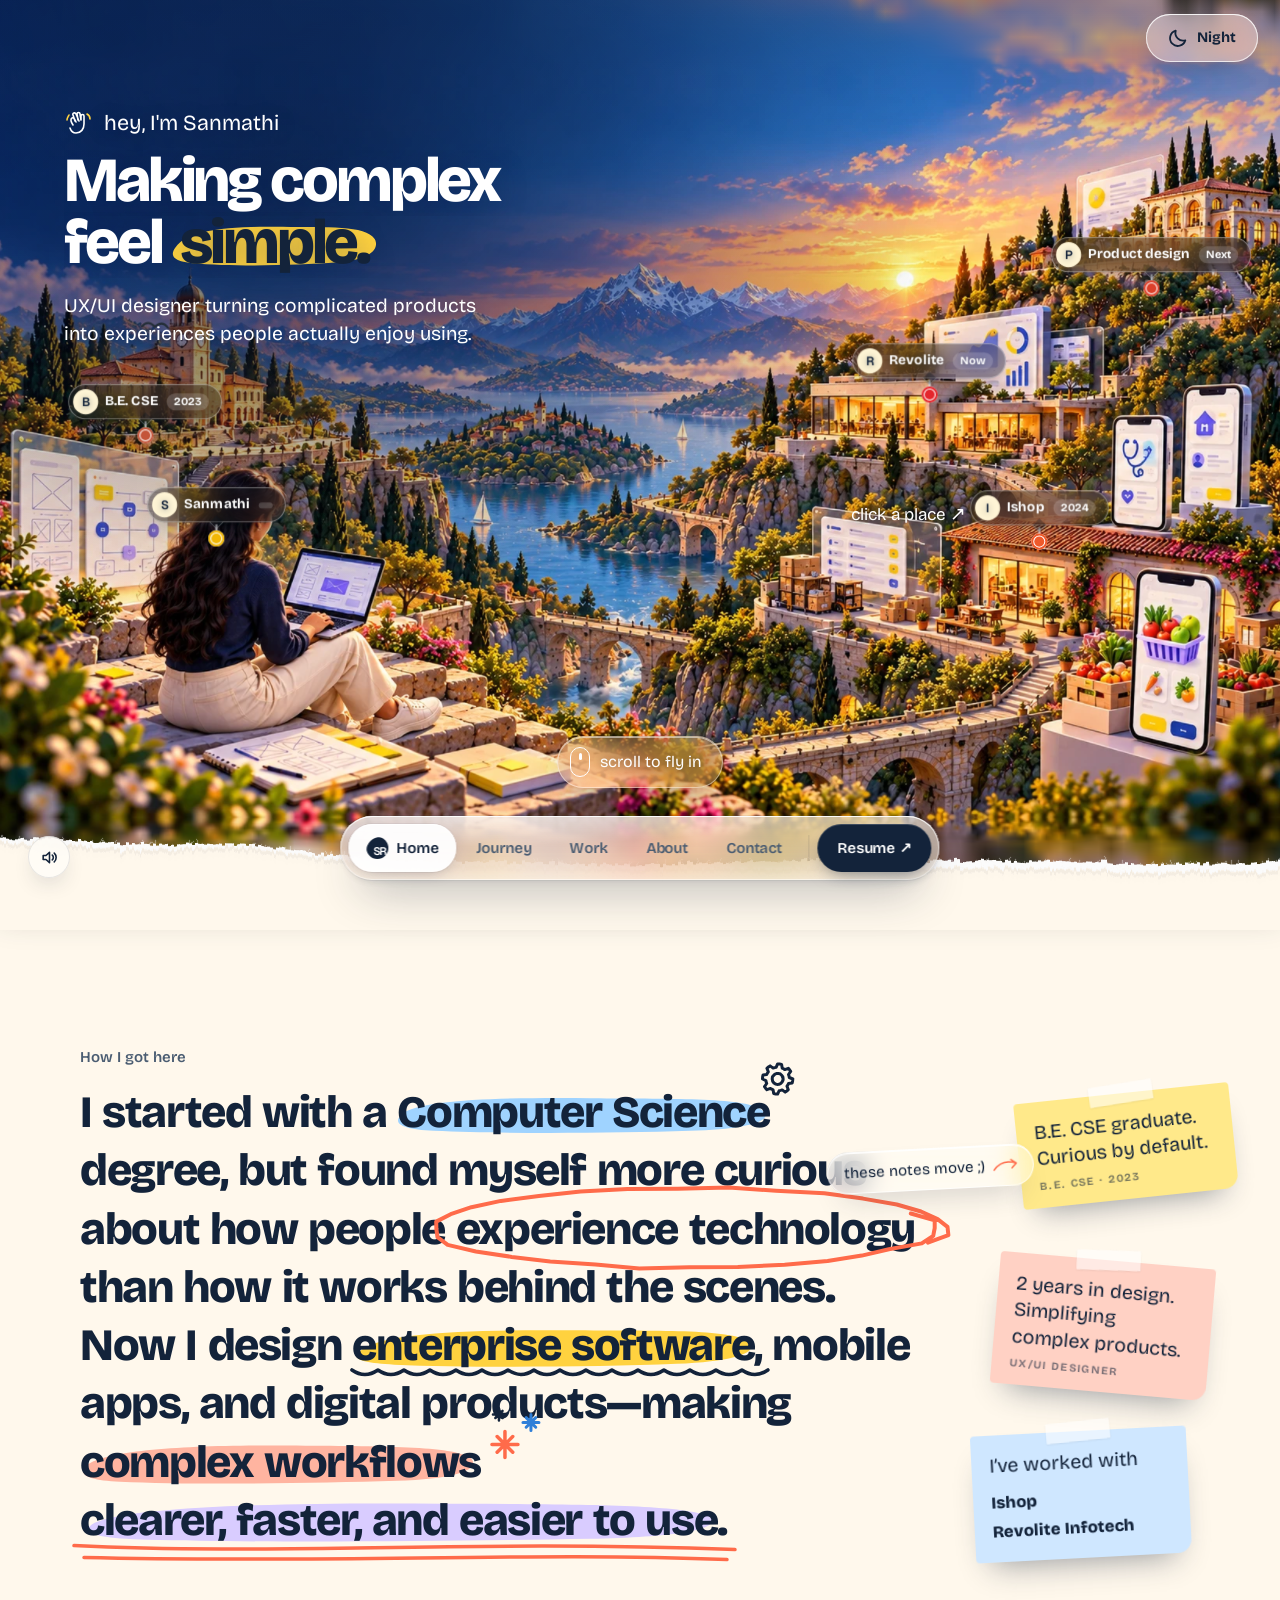
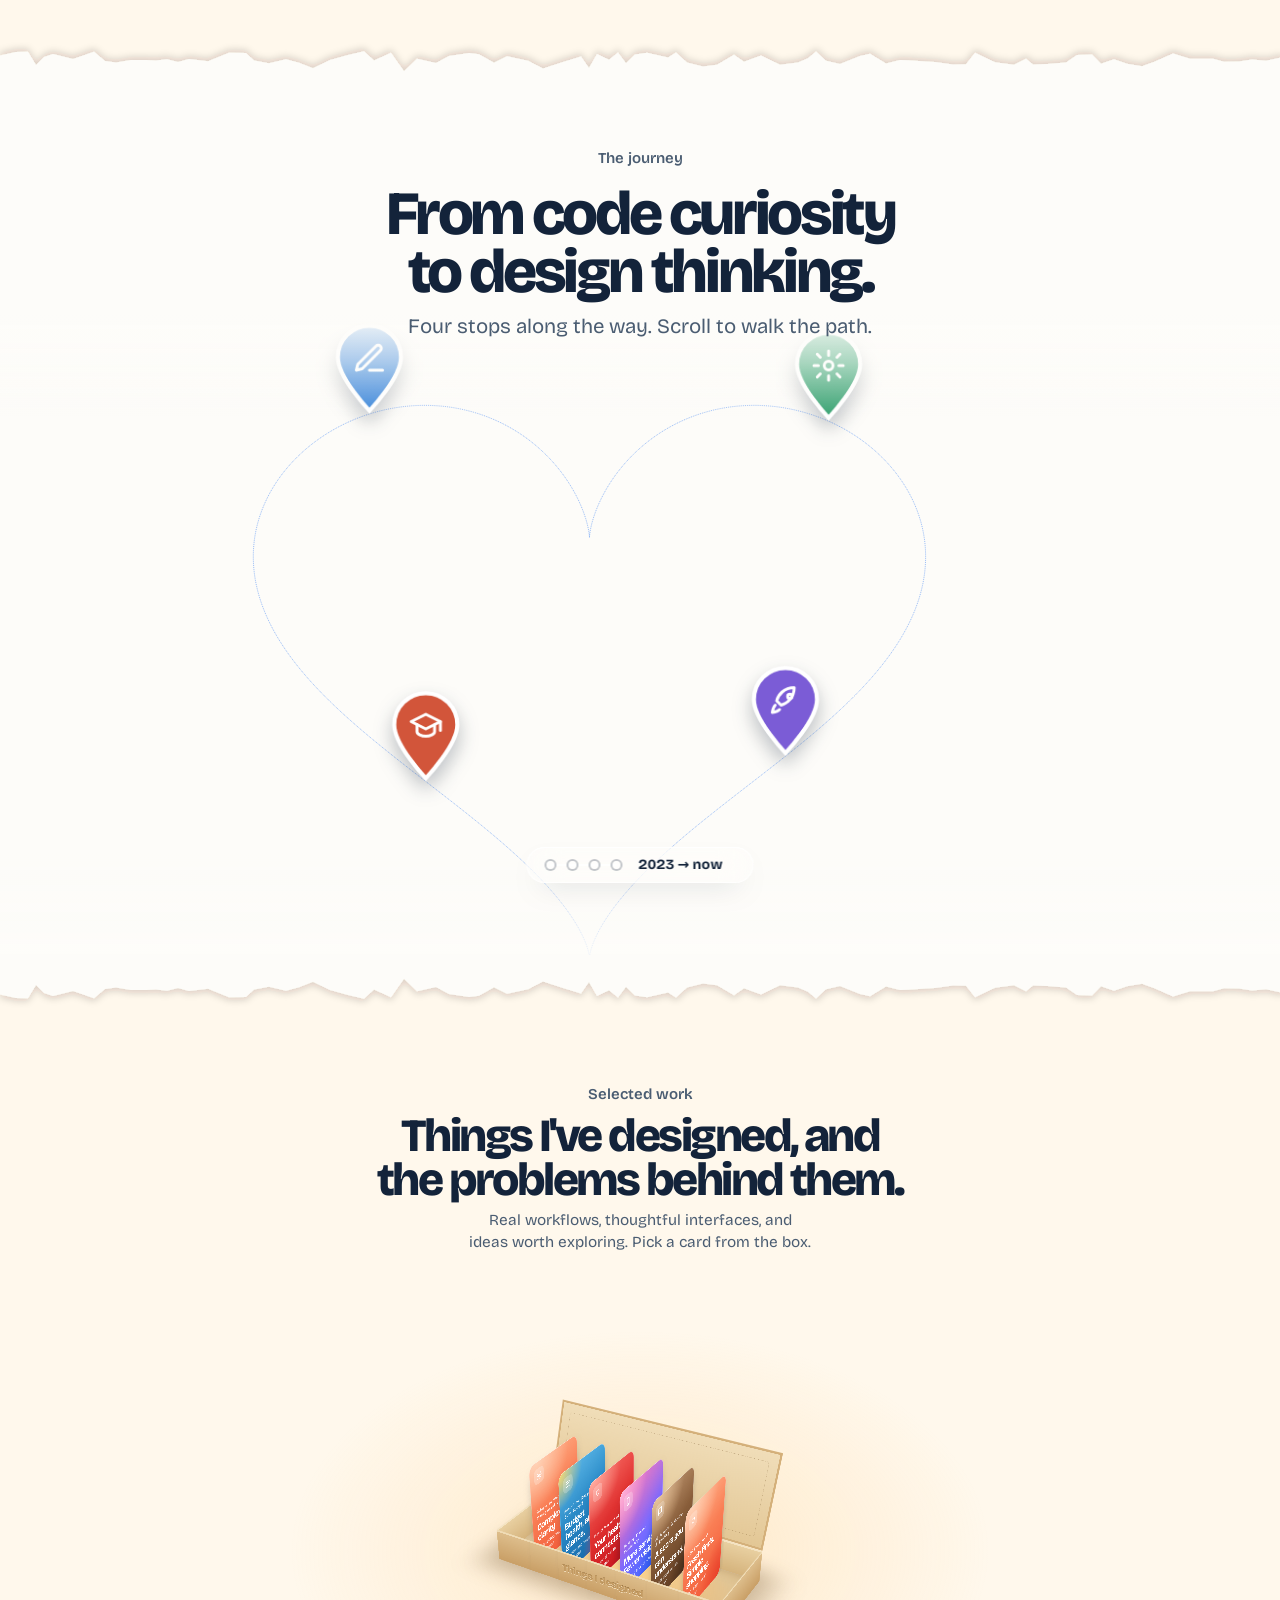
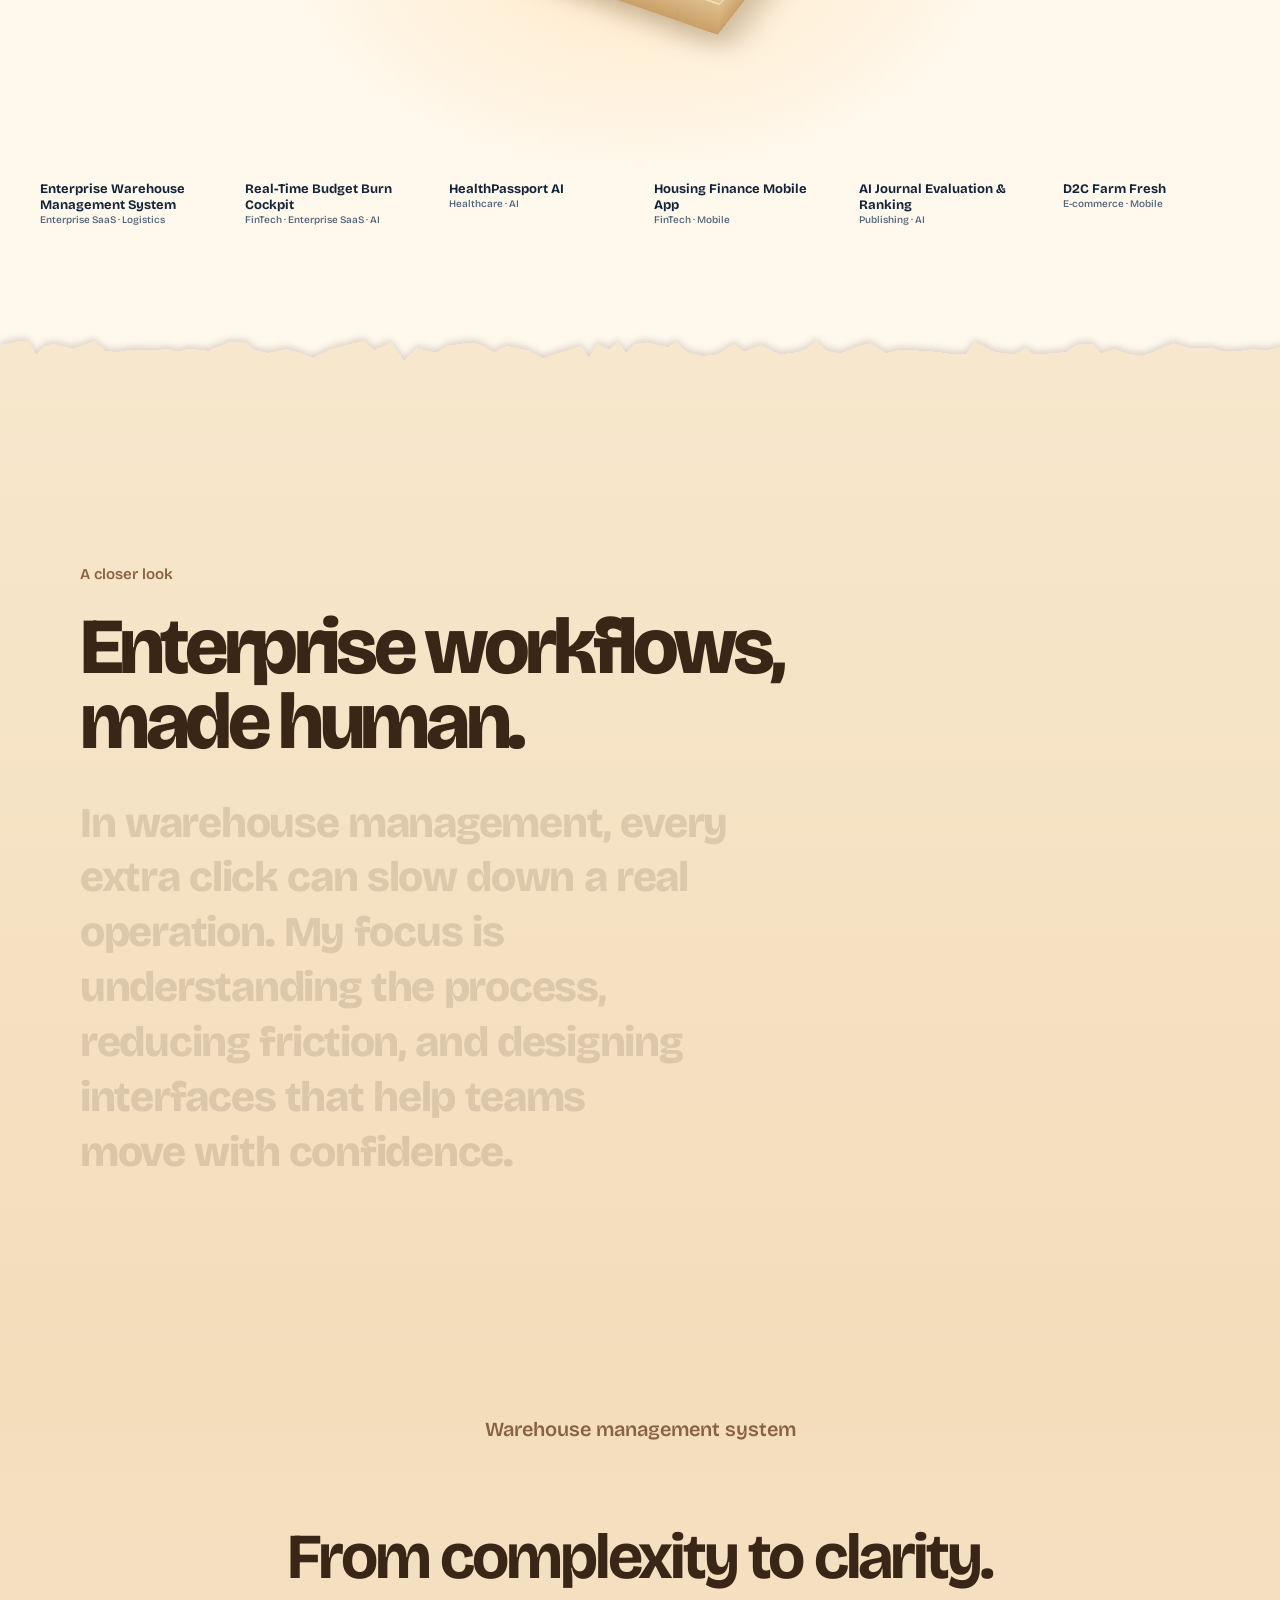
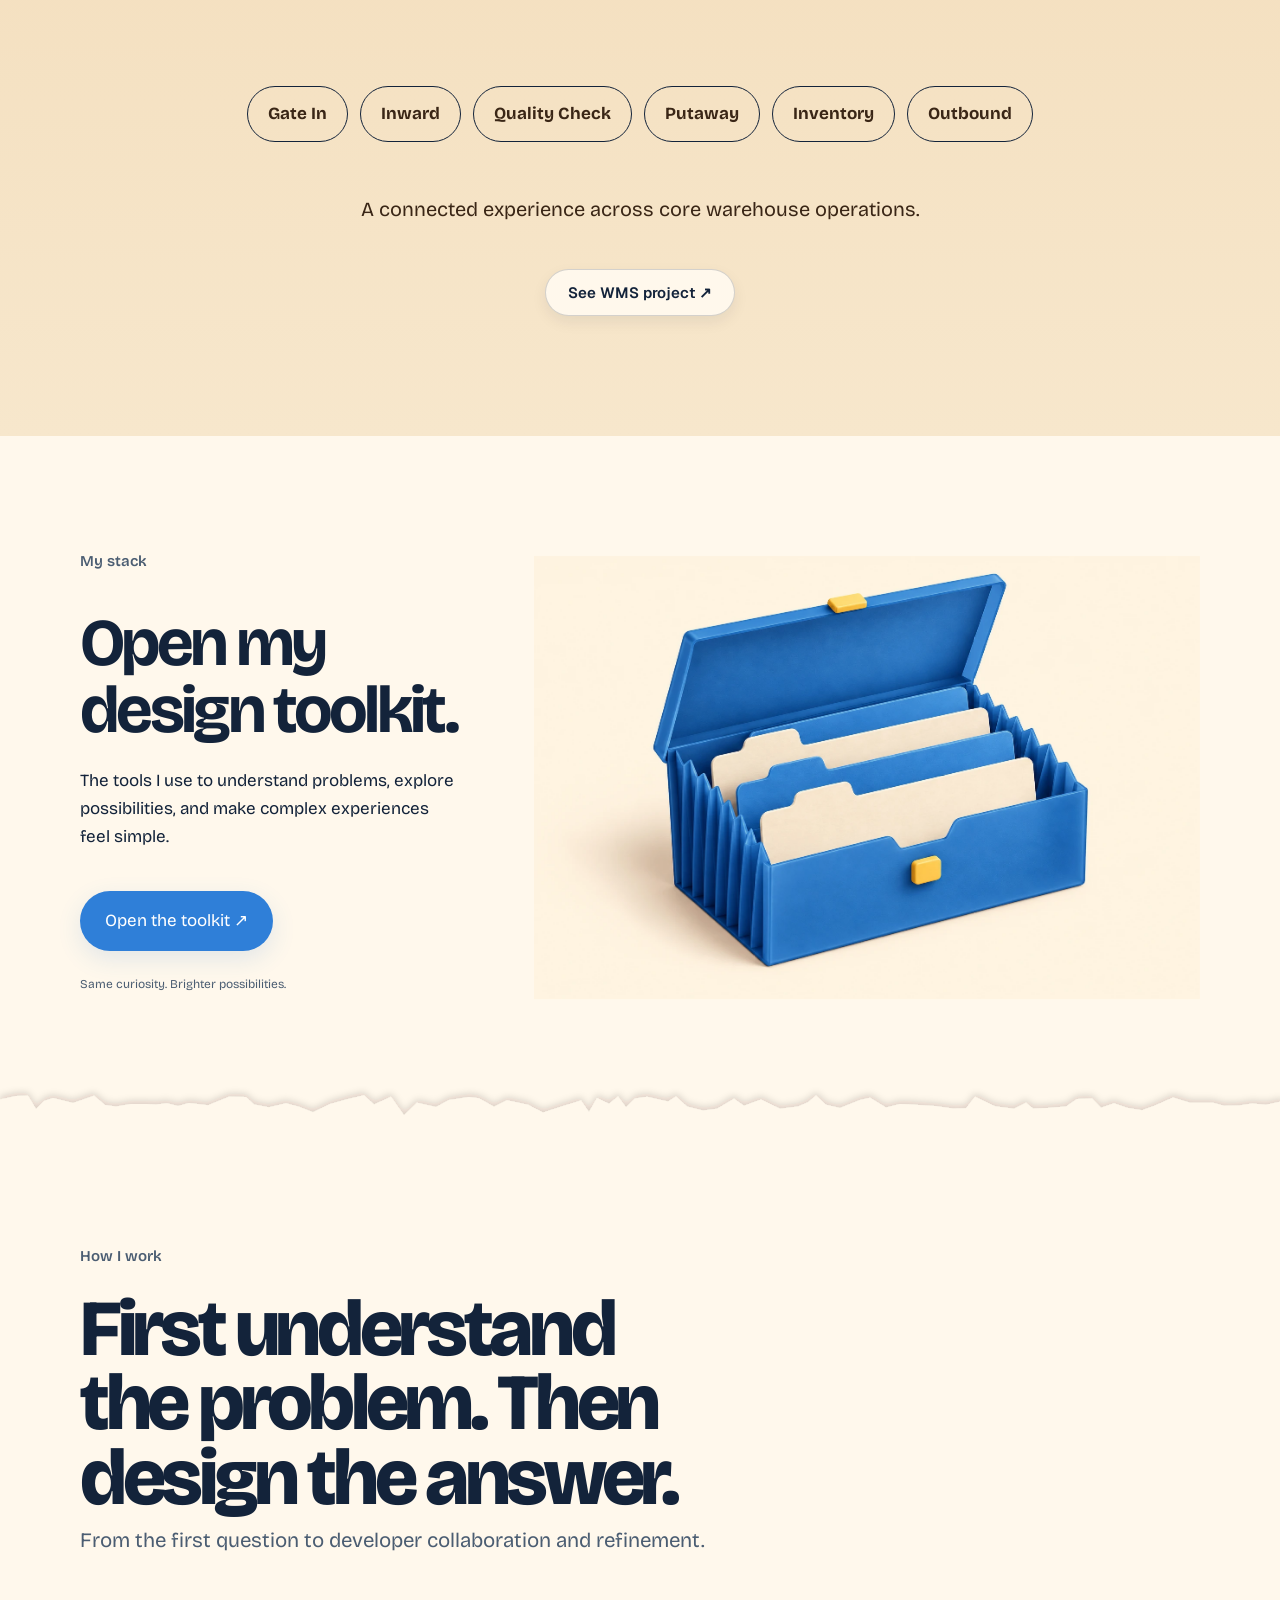
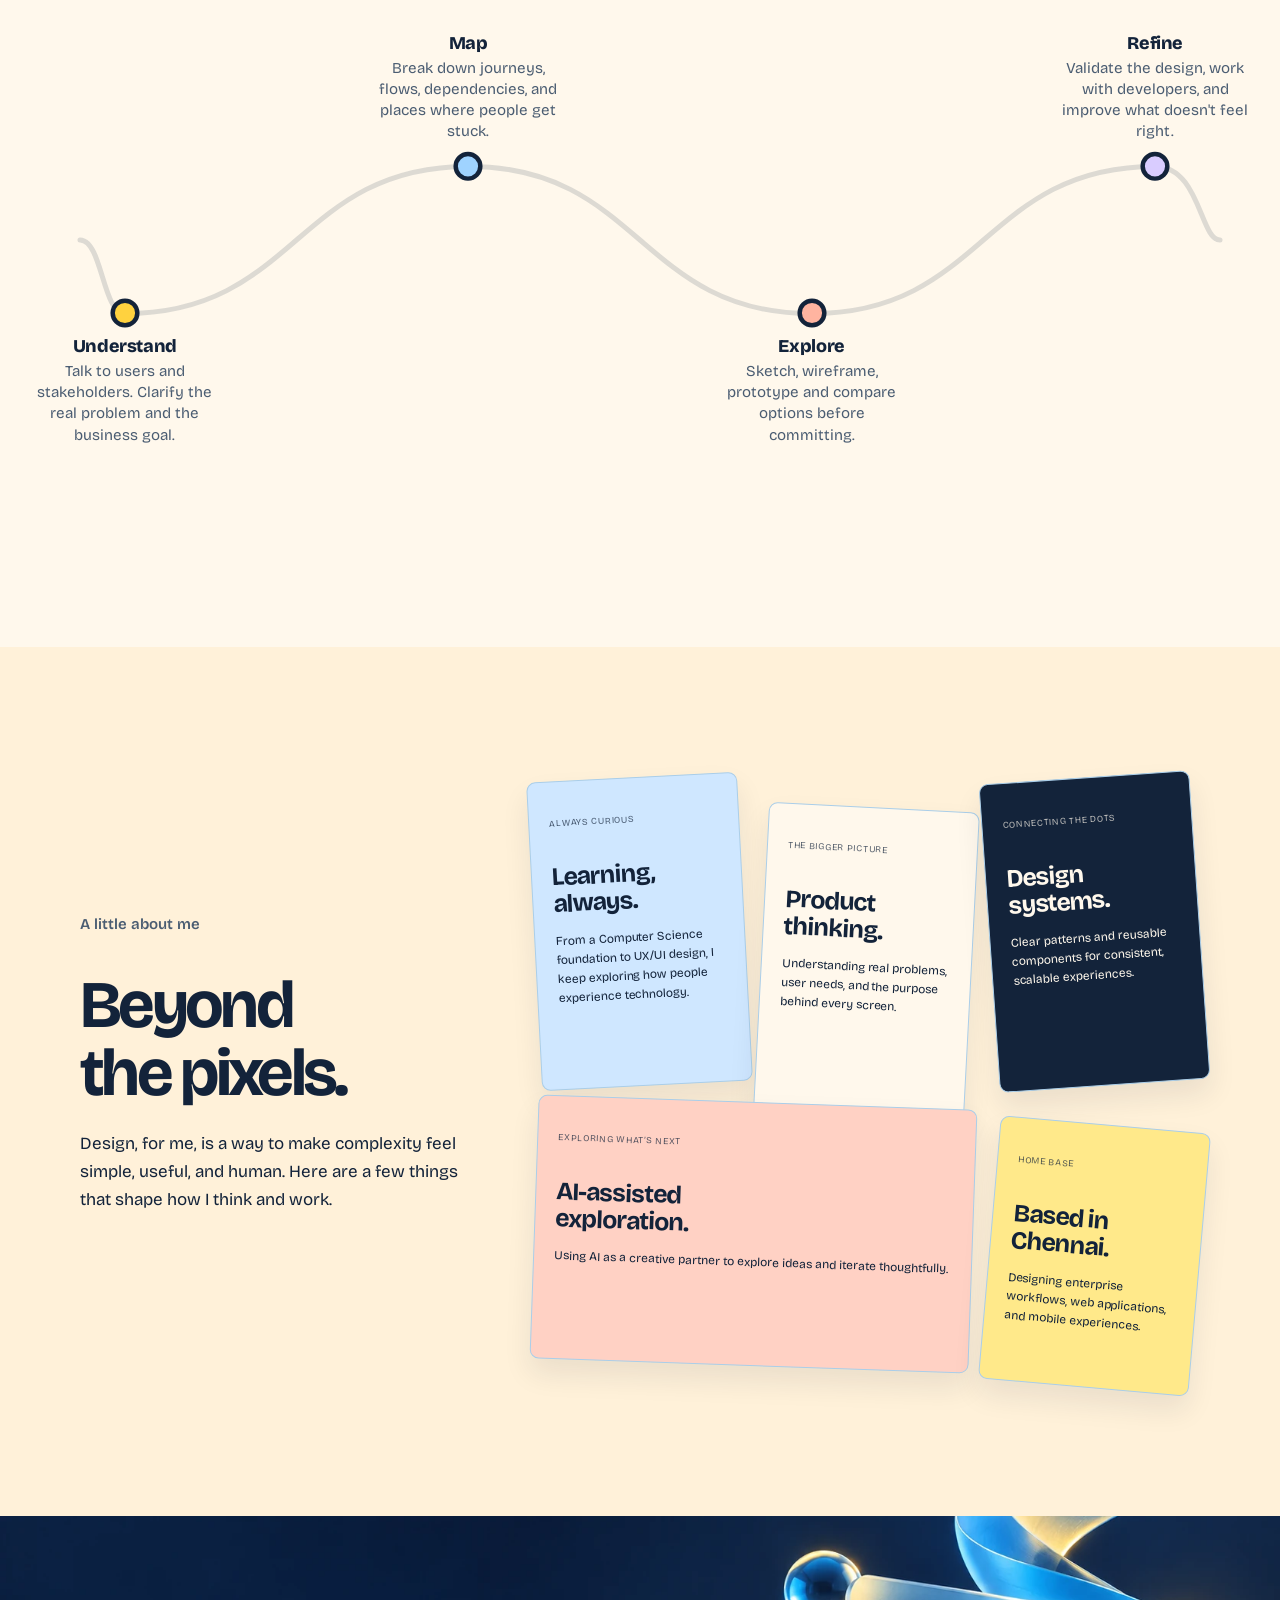
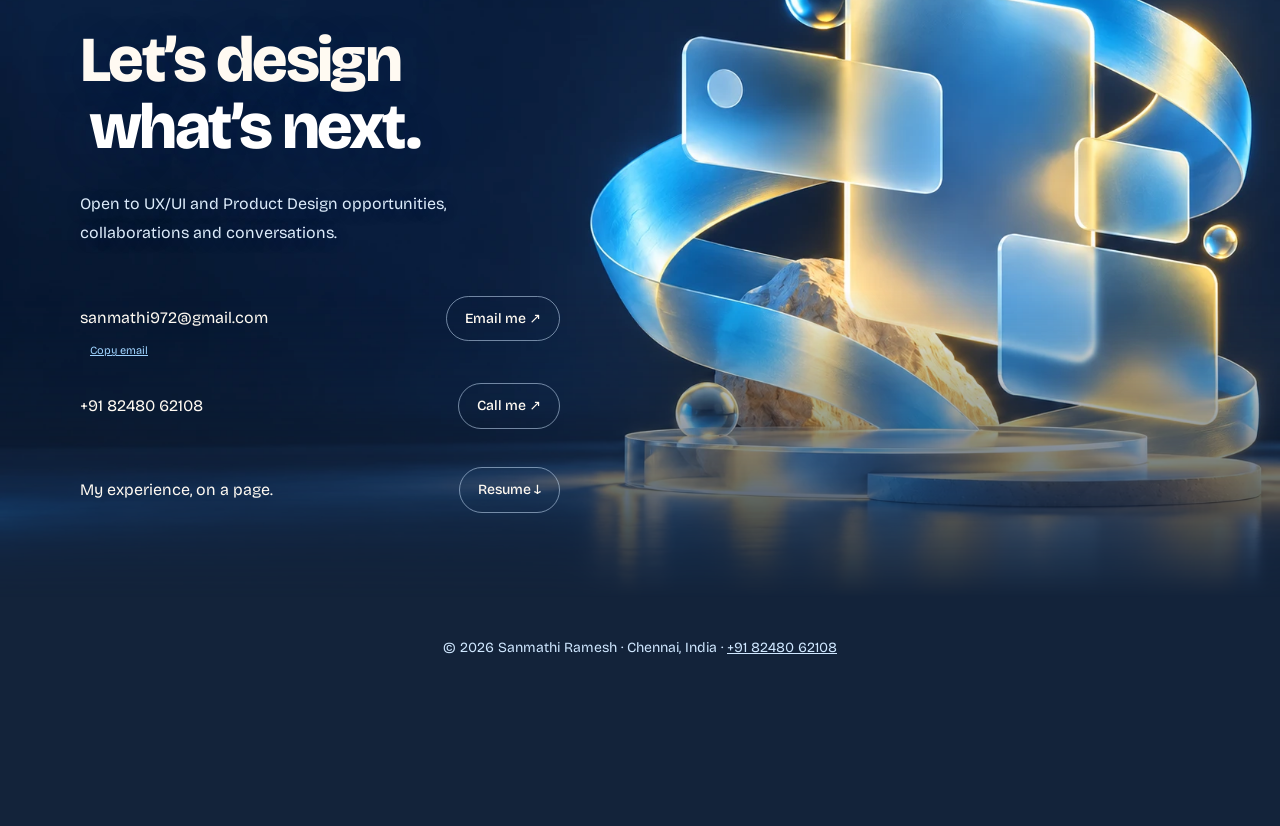
<file: index.html>
<!doctype html>
<html lang="en"><head><meta charset="utf-8"><meta name="viewport" content="width=device-width, initial-scale=1, viewport-fit=cover">
<title>Sanmathi Ramesh — Product &amp; UX/UI Designer</title>
<meta name="theme-color" content="#2F7FD8">
<meta name="description" content="Sanmathi Ramesh, UX/UI Designer in Chennai. Simplifying enterprise workflows, web applications and mobile experiences.">
<link rel="stylesheet" href="fonts/fonts.css">
<link rel="stylesheet" href="styles.css"><script>try{document.documentElement.dataset.theme=localStorage.getItem('sr-theme')||'light'}catch(e){}</script></head><body><header class="bar">
<button type="button" class="sfx-btn" id="sfxBtn" aria-pressed="true" aria-label="Sound effects on" title="Sound on/off"><svg class="on" viewBox="0 0 24 24" aria-hidden="true"><path d="M4 9.5v5h3.5L12 18.5v-13L7.5 9.5z"></path><path d="M15.5 9a4 4 0 0 1 0 6M18 6.5a7.5 7.5 0 0 1 0 11"></path></svg><svg class="off" viewBox="0 0 24 24" aria-hidden="true"><path d="M4 9.5v5h3.5L12 18.5v-13L7.5 9.5z"></path><path d="M16 9.5l5 5M21 9.5l-5 5"></path></svg></button>
<button class="theme-btn" id="themeBtn" type="button" aria-label="Switch theme"><span class="ti"><svg class="moon" viewBox="0 0 24 24"><path d="M20 14.5A8.5 8.5 0 0 1 9.5 4a8.5 8.5 0 1 0 10.5 10.5z"></path></svg><svg class="sun" viewBox="0 0 24 24"><circle cx="12" cy="12" r="4.2"></circle><path d="M12 2.5v2M12 19.5v2M2.5 12h2M19.5 12h2M5.3 5.3l1.4 1.4M17.3 17.3l1.4 1.4M5.3 18.7l1.4-1.4M17.3 6.7l1.4-1.4"></path></svg></span><span class="tl"><b class="tl-n">Night</b><b class="tl-d">Day</b></span></button>
  <a class="logo" href="#top" data-go="top" aria-label="Sanmathi Ramesh, back to top"><i><span class="sr-monogram">SR</span></i><span class="lt">Sanmathi Ramesh</span></a>
  <nav class="nav" aria-label="Sections">
    <span class="ind" id="navInd" aria-hidden="true"></span>
    <a href="#top" data-go="top" class="nv-home"><i class="ni face"><span class="sr-avatar" aria-hidden="true">SR</span></i>Home</a>
    <a href="#journey" data-go="journey"><i class="ni"><svg viewBox="0 0 24 24"><path d="M9 4L3 6v14l6-2 6 2 6-2V4l-6 2-6-2z"></path><path d="M9 4v14M15 6v14"></path></svg></i>Journey</a>
    <a href="#work" data-go="work"><i class="ni"><svg viewBox="0 0 24 24"><rect x="3" y="7" width="18" height="13" rx="2.5"></rect><path d="M9 7V5.5A1.5 1.5 0 0 1 10.5 4h3A1.5 1.5 0 0 1 15 5.5V7M3 12.5h18"></path></svg></i>Work</a>
    <a href="#life" data-go="life"><i class="ni"><svg viewBox="0 0 24 24"><circle cx="12" cy="8" r="4"></circle><path d="M4 20c1.5-4 4.5-6 8-6s6.5 2 8 6"></path></svg></i>About</a>
    <a href="#hello" data-go="hello"><i class="ni"><svg viewBox="0 0 24 24"><rect x="3" y="5" width="18" height="14" rx="2.5"></rect><path d="M4 7l8 6 8-6"></path></svg></i>Contact</a>
    <span class="sep" aria-hidden="true"></span>
    <a class="cta" href="resume.pdf" rel="noopener" target="_blank">Resume ↗</a>
  </nav>
</header>

<main>
<!-- 1 · THE VALLEY -->
<section class="valley" id="top" aria-label="Sanmathi’s design world">
  <div class="stage" id="stage">
    <div class="ph-hero" aria-hidden="true"></div>
    <canvas class="gl-plate" id="glPlate" aria-hidden="true"></canvas>
    <div class="hero-scrim" id="heroScrim" aria-hidden="true"></div>
    <div class="cam" id="cam">
      <div class="scene" id="scene">
        <div class="ly keep" data-d=".3" id="L-plate"><img class="plate" src="assets/atelier-hero.webp" alt="An illustrated woman designer overlooking connected college and design workplaces, with UX/UI elements representing her portfolio projects"></div>
        <div class="ly" data-d=".5" data-id="oyo"><button class="hot" data-id="oyo" aria-label="Product design Next" style="left:85%;top:21.8%;width:14.2%;height:18.2%"></button><button class="pin" data-id="oyo" style="left:89%;top:28%;--c:#DC402A" aria-label="Product design Next"><b><span class="sr-pin-mark">P</span>Product design<small class="pyr">Next</small></b><i class="pd" aria-hidden="true"></i></button></div>
        <div class="ly" data-d=".5" data-id="mmt"><button class="hot" data-id="mmt" aria-label="Revolite Now" style="left:63.5%;top:38%;width:19%;height:13%"></button><button class="pin" data-id="mmt" style="left:72%;top:42.5%;--c:#E4262C" aria-label="Revolite Now"><b><span class="sr-pin-mark">R</span>Revolite<small class="pyr">Now</small></b><i class="pd" aria-hidden="true"></i></button></div>
        <div class="ly" data-d=".5" data-id="nsut"><button class="hot" data-id="nsut" aria-label="B.E. CSE 2023" style="left:4%;top:29.3%;width:14.5%;height:21.3%"></button><button class="pin" data-id="nsut" style="left:12%;top:48%;--c:#C4553A" aria-label="B.E. CSE 2023"><b><span class="sr-pin-mark">B</span>B.E. CSE<small class="pyr">2023</small></b><i class="pd" aria-hidden="true"></i></button></div>
        <div class="ly" data-d=".62" data-id="eazydiner"><button class="hot" data-id="eazydiner" aria-label="Ishop 2024" style="left:72.5%;top:60.4%;width:17.5%;height:15.1%"></button><button class="pin" data-id="eazydiner" style="left:80.5%;top:62.5%;--c:#EE5A2B" aria-label="Ishop 2024"><span class="hint" id="hint" aria-hidden="true">click a place ↗</span><b><span class="sr-pin-mark">I</span>Ishop<small class="pyr">2024</small></b><i class="pd" aria-hidden="true"></i></button></div>
        <div class="ly" data-d=".97" data-id="me"><button class="hot" data-id="me" aria-label="Sanmathi " style="left:7.5%;top:58.6%;width:30.5%;height:30.2%"></button><button class="pin" data-id="me" style="left:17.5%;top:62%;--c:#F2B705" aria-label="Sanmathi "><b><span class="sr-pin-mark">S</span>Sanmathi<small class="pyr"></small></b><i class="pd" aria-hidden="true"></i></button></div>
      </div>
    </div>

    <div class="sky-birds" id="skyBirds" aria-hidden="true"></div>
    <div class="hero-copy" id="heroCopy">
      <p class="hey"><svg viewBox="0 0 30 30" aria-hidden="true"><path d="M9 17c-2-3-3-6-1-7s3 2 4 4M11 13l-2-6c-1-2 2-3 3-1l3 7M14 12l-1-6c0-2 3-2 3 0l1 6M17 12v-4c0-2 3-2 3 0v8c0 5-3 9-8 9-3 0-5-2-6-5" fill="none" stroke="#fff" stroke-width="1.6" stroke-linecap="round"></path><path d="M23 6c2 1 3 3 3 5M5 7C4 9 3 10 3 12" stroke="#FFD23F" stroke-width="1.6" fill="none" stroke-linecap="round"></path></svg>hey, I'm Sanmathi</p>
      <h1><span class="ln"><span>Making complex</span></span><span class="ln" style="--dl:1.9s"><span>feel <span class="rq b-sun">simple.</span></span></span></h1>
      <p class="sub">UX/UI designer turning complicated products into <span class="br">experiences people actually enjoy using.</span></p>
    </div>
    <div class="scroll-cue" id="cue"><i></i>scroll to fly in</div>
    <aside class="sheet" id="sheet" aria-live="polite" data-lenis-prevent>
      <div class="sh-top"><span class="tag" id="s-tag"></span><button class="x" id="s-x" aria-label="Close">×</button></div>
      <h2 id="s-t"></h2>
      <p class="role" id="s-r"></p>
      <p class="lead" id="s-l"></p>
      <div class="did" id="s-d"></div>
      <div class="s-fun" id="s-f" hidden></div>
      <div class="s-gal" id="s-p"></div>
      <ul class="nums" id="s-n"></ul>
      <div class="row" id="s-row"></div>
    </aside>


    <div class="night" aria-hidden="true"><i></i></div>
    <div class="shade" id="shade"></div>
    <div class="veil" aria-hidden="true"></div>
  </div>
</section>

<!-- 2 · HOW I GOT HERE -->
<section class="story" id="story" aria-label="How I got here">
  <div class="story-pin">
    <div class="wrap">
      <p class="kicker"><svg viewBox="0 0 24 24" aria-hidden="true"><path d="M12 1l2.2 7.1L21 5l-3.6 6.5L24 14l-7.1 1.3L19 22l-7-3.9L5 22l2.1-6.7L0 14l6.6-2.5L3 5l6.8 3.1z"></path></svg>How I got here</p>
      <div class="tell-box" id="tellBox">
        <p class="tell" id="tell">I started with a <span class="hl b-sky" data-dd="gear">Computer Science</span> degree, but found myself more curious about how people <span class="hl" data-dd="circle">experience technology</span> than how it works behind the scenes. Now I design <span class="hl b-sun" data-dd="under">enterprise software</span>, mobile apps, and digital products—making <span class="hl b-coral" data-dd="stars">complex workflows</span> <span class="hl b-lilac" data-dd="scribble">clearer, faster, and easier to use.</span></p>
        <svg class="doodles" id="doodles" aria-hidden="true"></svg>
        <div class="sticky" data-at=".25" style="--sc:#FFE98A;--r:-6deg;right:-3%;top:2%">B.E. CSE graduate.<br>Curious by default.<small>B.E. CSE · 2023</small></div>
        <div class="sticky" data-at=".5" style="--sc:#FFD1C4;--r:5deg;right:-1%;top:38%">2 years in design.<br>Simplifying complex products.<small>UX/UI Designer</small></div>
        <div class="sticky st-logos" data-at=".75" style="--sc:#CFE7FF;--r:-3deg;right:1%;bottom:-2%">I’ve worked with<span class="sr-companies">Ishop<br>Revolite Infotech</span></div>
        <p class="move-hint" id="moveHint">these notes move ;)<svg viewBox="0 0 40 28" aria-hidden="true"><path d="M4 20C12 10 22 8 34 12M34 12l-7-5M34 12l-6 6"></path></svg></p>
      </div>
    </div>
  </div>
</section>

<!-- 3 · THE JOURNEY -->
<section class="journey torn torn-bot" id="journey" aria-label="The journey">
  <div class="j-track" id="jTrack">
    <div class="j-pin" id="jPin">
      <div class="mapview" id="mapview">
        <div class="world3" id="world3">
          <svg id="mapArt" aria-hidden="true"></svg>
          <div class="me-tip" id="meTip"><svg viewBox="0 0 48 48"><path class="cone" d="M24 24 L6 -14 A40 40 0 0 1 42 -14 Z"></path><circle cx="24" cy="24" r="17" fill="#fff"></circle><path d="M24 10 L34 34 L24 28.5 L14 34 Z" fill="#4285F4" stroke="#1A5FD0" stroke-width="1.6" stroke-linejoin="round"></path></svg></div>
          <div class="pols" id="pols"></div>
        </div>
      </div>
      <div class="j-fade" id="jFade" aria-hidden="true"></div>
      <div class="j-head" id="jHead">
        <div class="sec-head">
          <p class="kicker"><svg viewBox="0 0 24 24" aria-hidden="true"><path d="M12 1l2.2 7.1L21 5l-3.6 6.5L24 14l-7.1 1.3L19 22l-7-3.9L5 22l2.1-6.7L0 14l6.6-2.5L3 5l6.8 3.1z"></path></svg>The journey</p>
          <h2>From code curiosity to <span class="hl b-sky" id="journeyHl">design thinking.</span></h2>
          <p>Four stops along the way. <span class="j-how">Scroll to walk the path.</span></p>
        </div>
      </div>
      <div class="compass" id="compass" aria-hidden="true">
        <svg viewBox="0 0 108 108">
          <circle cx="54" cy="54" r="50" fill="#FFFDF8" stroke="#13233A" stroke-width="1.5"></circle>
          <circle cx="54" cy="54" r="42" fill="none" stroke="#13233A" stroke-width=".8" stroke-dasharray="1.5 4.1"></circle>
          <g font-family="Bricolage Grotesque, sans-serif" font-size="11" font-weight="800" fill="#13233A" text-anchor="middle"><text x="54" y="20">N</text><text x="54" y="96">S</text><text x="91" y="58">E</text><text x="17" y="58">W</text></g>
          <g class="needle" id="needle"><path d="M54 26 L60 54 L54 58 L48 54Z" fill="#FF6B4A"></path><path d="M54 82 L60 54 L54 50 L48 54Z" fill="#13233A"></path><circle cx="54" cy="54" r="3.5" fill="#FFFDF8" stroke="#13233A"></circle></g>
        </svg>
      </div>
      <article class="jcard" id="jcard" aria-live="polite"><div class="jc-in" id="jcIn"></div></article>
      <div class="mapctl" aria-label="Map controls">
        <button class="solo" id="mapRe" type="button" aria-label="Recenter"><svg viewBox="0 0 24 24"><circle cx="12" cy="12" r="4"></circle><path d="M12 2v3M12 19v3M2 12h3M19 12h3"></path></svg></button>
        <div class="grp"><button id="mapIn" type="button" aria-label="Zoom in">+</button><button id="mapOut" type="button" aria-label="Zoom out">−</button></div>
      </div>
      <div class="jcar" aria-label="Journey stops"><button type="button" id="jcPrev" aria-label="Previous stop" disabled>←</button><span id="jcCount"></span><button type="button" id="jcNext" class="nx">Start the journey <span aria-hidden="true">→</span></button></div>
      <button type="button" class="jtl-view" id="jtlView"><svg viewBox="0 0 24 24" aria-hidden="true"><path d="M9 4L3 6v14l6-2 6 2 6-2V4l-6 2-6-2z"></path><path d="M9 4v14M15 6v14"></path></svg>View journey map</button>
      <nav class="jtl" id="jtl" aria-label="Years"><ol id="jtlDots"></ol><span class="yr" id="jtlYr">2023 → now</span></nav>
    </div>
  </div>
</section>

<div class="lb" id="lb" role="dialog" aria-modal="true" aria-label="Photos" data-lenis-prevent>
  <div class="lb-head"><div><p id="lbWhen"></p><h4 id="lbTitle"></h4></div><button class="lb-x" id="lbX" type="button" aria-label="Close photos">×</button></div>
  <div class="lb-track" id="lbTrack"></div>
  <div class="lb-foot"><button id="lbPrev" type="button" aria-label="Previous photo"><svg viewBox="0 0 24 24"><path d="M15 5l-7 7 7 7"></path></svg></button><span id="lbCount">1 / 3</span><button id="lbNext" type="button" aria-label="Next photo"><svg viewBox="0 0 24 24"><path d="M9 5l7 7-7 7"></path></svg></button></div>
</div>

<!-- 4 · WORK -->
<section class="work" id="work" aria-label="Selected work">
  <div class="wrap">
    <div class="sec-head">
      <p class="kicker"><svg viewBox="0 0 24 24" aria-hidden="true"><path d="M12 1l2.2 7.1L21 5l-3.6 6.5L24 14l-7.1 1.3L19 22l-7-3.9L5 22l2.1-6.7L0 14l6.6-2.5L3 5l6.8 3.1z"></path></svg>Selected work</p>
      <h2>Things I've designed, and the <span class="hl b-sun" id="workHl">problems behind them.</span></h2>
      <p>Real workflows, thoughtful interfaces, and ideas worth exploring. Pick a card from the box.</p>
    </div>
  </div>
  <div class="box-track" id="boxTrack">
  <div class="box-stage" id="boxStage">
    <div class="box-fit" id="boxFit">
      <div class="box3" id="box3">
        <div class="box-shadow"></div>
        <div class="box-floor"></div>
      </div>
    </div>
    <p class="box-cap" id="boxCap"><span class="hint2">pick a card →</span></p>
  </div>
  </div>
</section>

<!-- 4b · BRAND & WEB -->
<section class="brand-sec torn" id="brand" aria-label="Brand and web work" hidden="" aria-hidden="true">
  <div class="brand-pin" id="brandPin">
    <div class="brand-head">
      <div class="bh-l">
        <h2>Brands &amp; <span class="hl b-coral" id="brandHl">websites</span></h2>
        <p class="bh-sub">I also design beautiful websites and brands that people remember, from the first sketch to launch day.</p>
        <a class="bh-cta" href="mailto:sanmathi972@gmail.com" rel="noopener" data-book><i></i>Book a free call ↗</a>
      </div>
    </div>
    <div class="brand-car"><div class="brand-row" id="brandRow"></div><button type="button" class="bnav prev" id="bPrev" aria-label="Previous site">←</button><button type="button" class="bnav next" id="bNext" aria-label="Next site">→</button></div>
    <div class="brand-prog"><i id="brandProg"></i></div>
  </div>
</section>

<div class="cs" id="cs" data-lenis-prevent role="dialog" aria-modal="true" aria-label="Case study"></div>

<!-- 6 · LASTLOOK -->
<section class="ll torn" id="lastlook" aria-label="Warehouse management system">
  <div class="ll-rev-track" id="llRevTrack">
    <div class="ll-rev-pin"><div class="wrap">
      <div class="sec-head">
        <p class="kicker">A closer look</p>
        <h2>Enterprise workflows, <span class="hl b-coral" id="llHl">made human.</span></h2>
      </div>
      <p class="tell ll-tell" id="llRev">In <span class="hl b-sun">warehouse management,</span> every extra click can slow down a real operation. My focus is <span class="hl b-mint">understanding the process,</span> reducing friction, and designing interfaces that help teams <span class="hl b-coral">move with confidence.</span></p>
    </div></div>
  </div>
  <div class="wrap sr-wms" id="llRoles"><p class="kicker">Warehouse management system</p><h3>From complexity to clarity.</h3><ol class="sr-flow"><li>Gate In</li><li>Inward</li><li>Quality Check</li><li>Putaway</li><li>Inventory</li><li>Outbound</li></ol><p>A connected experience across core warehouse operations.</p><button class="pill sr-project-link" data-project="0">See WMS project ↗</button></div></section>

<!-- 5 · MY STACK -->
<section class="atelier-stack" id="stack" aria-label="My design toolkit"><div class="wrap atelier-grid"><div class="atelier-copy"><p class="kicker">My stack</p><h2>Open my<br>design toolkit.</h2><p>The tools I use to understand problems, explore possibilities, and make complex experiences feel simple.</p><button class="atelier-button" id="toolkitToggle" aria-expanded="false" aria-controls="atelierTools">Open the toolkit ↗</button><p class="atelier-caption">Same curiosity. Brighter possibilities.</p></div><div class="atelier-archive"><img src="assets/atelier-toolkit.webp" alt="An open blue accordion archive with cream cards and yellow clasps" loading="lazy"><div id="atelierTools" class="atelier-tools" hidden></div></div></div></section>

<!-- 7 · HOW I WORK -->
<section class="process torn" id="process" aria-label="How I work">
  <div class="wrap">
    <div class="sec-head">
      <p class="kicker"><svg viewBox="0 0 24 24" aria-hidden="true"><path d="M12 1l2.2 7.1L21 5l-3.6 6.5L24 14l-7.1 1.3L19 22l-7-3.9L5 22l2.1-6.7L0 14l6.6-2.5L3 5l6.8 3.1z"></path></svg>How I work</p>
      <h2>First understand the problem. Then <span class="hl b-mint" id="procHl">design the answer.</span></h2>
      <p>From the first question to developer collaboration and refinement.</p>
    </div>
    <div class="proc-line" id="procLine">
      <svg id="procSvg" aria-hidden="true"><path class="ln-bg" id="procBg"></path><path id="procFg" stroke="#13233A"></path></svg>
    </div>
  </div>
</section>

<!-- 8 · OFF THE CLOCK -->
<section class="life atelier-life" id="life" aria-label="Beyond the pixels"><div class="wrap atelier-grid"><div class="atelier-copy"><p class="kicker">A little about me</p><h2>Beyond<br>the pixels.</h2><p>Design, for me, is a way to make complexity feel simple, useful, and human. Here are a few things that shape how I think and work.</p></div><div class="atelier-index"><article><small>ALWAYS CURIOUS</small><h3>Learning,<br>always.</h3><p>From a Computer Science foundation to UX/UI design, I keep exploring how people experience technology.</p></article><article><small>THE BIGGER PICTURE</small><h3>Product<br>thinking.</h3><p>Understanding real problems, user needs, and the purpose behind every screen.</p></article><article><small>CONNECTING THE DOTS</small><h3>Design<br>systems.</h3><p>Clear patterns and reusable components for consistent, scalable experiences.</p></article><article><small>EXPLORING WHAT’S NEXT</small><h3>AI-assisted<br>exploration.</h3><p>Using AI as a creative partner to explore ideas and iterate thoughtfully.</p></article><article><small>HOME BASE</small><h3>Based in<br>Chennai.</h3><p>Designing enterprise workflows, web applications, and mobile experiences.</p></article></div></div></section>

<!-- 9 · NOTES WALL -->


<!-- 10 · SAY HI -->
<section class="hello atelier-contact" id="hello" aria-label="Contact">
  <img class="skyimg" src="assets/atelier-contact.webp" alt="">
  <div class="wrap inner">
    <h2>Let’s design <span class="rq" id="helloRq">what’s next.</span></h2>
    <p>Open to UX/UI and Product Design opportunities, collaborations and conversations.</p>
    <div class="atelier-contact-links" id="keysMat"><a class="atelier-contact-link key" data-k="m" href="mailto:sanmathi972@gmail.com"><span id="mailText">sanmathi972@gmail.com</span><b>Email me ↗</b></a><button id="copy" class="atelier-copy-email" aria-label="Copy email" title="Copy email">Copy email</button><a class="atelier-contact-link key" data-k="t" href="tel:+918248062108"><span>+91 82480 62108</span><b>Call me ↗</b></a><a class="atelier-contact-link key" data-k="r" href="resume.pdf" target="_blank" rel="noopener"><span>My experience, on a page.</span><b>Resume ↓</b></a></div></div>
  <div id="cloudsFoot" aria-hidden="true"></div>
<footer class="sr-footer">© 2026 Sanmathi Ramesh · Chennai, India · <a href="tel:+918248062108">+91 82480 62108</a></footer></section>
</main>

<dialog id="resumeNotice"><form method="dialog"><button class="pill">Close</button></form></dialog><script src="vendor/lenis.min.js"></script><script src="script.js"></script></body></html>
</file>
<file: fonts/fonts.css>
@font-face {
  font-family: 'Anton';
  font-style: normal;
  font-weight: 400;
  font-display: swap;
  src: url(1Ptgg87LROyAm3K9-C8QSw.woff2) format('woff2');
  unicode-range: U+0100-02BA, U+02BD-02C5, U+02C7-02CC, U+02CE-02D7, U+02DD-02FF, U+0304, U+0308, U+0329, U+1D00-1DBF, U+1E00-1E9F, U+1EF2-1EFF, U+2020, U+20A0-20AB, U+20AD-20C4, U+2113, U+2C60-2C7F, U+A720-A7FF;
}
@font-face {
  font-family: 'Anton';
  font-style: normal;
  font-weight: 400;
  font-display: swap;
  src: url(1Ptgg87LROyAm3Kz-C8.woff2) format('woff2');
  unicode-range: U+0000-00FF, U+0131, U+0152-0153, U+02BB-02BC, U+02C6, U+02DA, U+02DC, U+0304, U+0308, U+0329, U+2000-206F, U+20AC, U+2122, U+2191, U+2193, U+2212, U+2215, U+FEFF, U+FFFD;
}
@font-face {
  font-family: 'Bricolage Grotesque';
  font-style: normal;
  font-weight: 400;
  font-stretch: 100%;
  font-display: swap;
  src: url(3y9K6as8bTXq_nANBjzKo3IeZx8z6up5BeSl9D4dj_x9PpZBMlGGInHEVA.woff2) format('woff2');
  unicode-range: U+0100-02BA, U+02BD-02C5, U+02C7-02CC, U+02CE-02D7, U+02DD-02FF, U+0304, U+0308, U+0329, U+1D00-1DBF, U+1E00-1E9F, U+1EF2-1EFF, U+2020, U+20A0-20AB, U+20AD-20C4, U+2113, U+2C60-2C7F, U+A720-A7FF;
}
@font-face {
  font-family: 'Bricolage Grotesque';
  font-style: normal;
  font-weight: 400;
  font-stretch: 100%;
  font-display: swap;
  src: url(3y9K6as8bTXq_nANBjzKo3IeZx8z6up5BeSl9D4dj_x9PpZBMlGIInE.woff2) format('woff2');
  unicode-range: U+0000-00FF, U+0131, U+0152-0153, U+02BB-02BC, U+02C6, U+02DA, U+02DC, U+0304, U+0308, U+0329, U+2000-206F, U+20AC, U+2122, U+2191, U+2193, U+2212, U+2215, U+FEFF, U+FFFD;
}
@font-face {
  font-family: 'Bricolage Grotesque';
  font-style: normal;
  font-weight: 500;
  font-stretch: 100%;
  font-display: swap;
  src: url(3y9K6as8bTXq_nANBjzKo3IeZx8z6up5BeSl9D4dj_x9PpZBMlGGInHEVA.woff2) format('woff2');
  unicode-range: U+0100-02BA, U+02BD-02C5, U+02C7-02CC, U+02CE-02D7, U+02DD-02FF, U+0304, U+0308, U+0329, U+1D00-1DBF, U+1E00-1E9F, U+1EF2-1EFF, U+2020, U+20A0-20AB, U+20AD-20C4, U+2113, U+2C60-2C7F, U+A720-A7FF;
}
@font-face {
  font-family: 'Bricolage Grotesque';
  font-style: normal;
  font-weight: 500;
  font-stretch: 100%;
  font-display: swap;
  src: url(3y9K6as8bTXq_nANBjzKo3IeZx8z6up5BeSl9D4dj_x9PpZBMlGIInE.woff2) format('woff2');
  unicode-range: U+0000-00FF, U+0131, U+0152-0153, U+02BB-02BC, U+02C6, U+02DA, U+02DC, U+0304, U+0308, U+0329, U+2000-206F, U+20AC, U+2122, U+2191, U+2193, U+2212, U+2215, U+FEFF, U+FFFD;
}
@font-face {
  font-family: 'Bricolage Grotesque';
  font-style: normal;
  font-weight: 600;
  font-stretch: 100%;
  font-display: swap;
  src: url(3y9K6as8bTXq_nANBjzKo3IeZx8z6up5BeSl9D4dj_x9PpZBMlGGInHEVA.woff2) format('woff2');
  unicode-range: U+0100-02BA, U+02BD-02C5, U+02C7-02CC, U+02CE-02D7, U+02DD-02FF, U+0304, U+0308, U+0329, U+1D00-1DBF, U+1E00-1E9F, U+1EF2-1EFF, U+2020, U+20A0-20AB, U+20AD-20C4, U+2113, U+2C60-2C7F, U+A720-A7FF;
}
@font-face {
  font-family: 'Bricolage Grotesque';
  font-style: normal;
  font-weight: 600;
  font-stretch: 100%;
  font-display: swap;
  src: url(3y9K6as8bTXq_nANBjzKo3IeZx8z6up5BeSl9D4dj_x9PpZBMlGIInE.woff2) format('woff2');
  unicode-range: U+0000-00FF, U+0131, U+0152-0153, U+02BB-02BC, U+02C6, U+02DA, U+02DC, U+0304, U+0308, U+0329, U+2000-206F, U+20AC, U+2122, U+2191, U+2193, U+2212, U+2215, U+FEFF, U+FFFD;
}
@font-face {
  font-family: 'Bricolage Grotesque';
  font-style: normal;
  font-weight: 700;
  font-stretch: 100%;
  font-display: swap;
  src: url(3y9K6as8bTXq_nANBjzKo3IeZx8z6up5BeSl9D4dj_x9PpZBMlGGInHEVA.woff2) format('woff2');
  unicode-range: U+0100-02BA, U+02BD-02C5, U+02C7-02CC, U+02CE-02D7, U+02DD-02FF, U+0304, U+0308, U+0329, U+1D00-1DBF, U+1E00-1E9F, U+1EF2-1EFF, U+2020, U+20A0-20AB, U+20AD-20C4, U+2113, U+2C60-2C7F, U+A720-A7FF;
}
@font-face {
  font-family: 'Bricolage Grotesque';
  font-style: normal;
  font-weight: 700;
  font-stretch: 100%;
  font-display: swap;
  src: url(3y9K6as8bTXq_nANBjzKo3IeZx8z6up5BeSl9D4dj_x9PpZBMlGIInE.woff2) format('woff2');
  unicode-range: U+0000-00FF, U+0131, U+0152-0153, U+02BB-02BC, U+02C6, U+02DA, U+02DC, U+0304, U+0308, U+0329, U+2000-206F, U+20AC, U+2122, U+2191, U+2193, U+2212, U+2215, U+FEFF, U+FFFD;
}
@font-face {
  font-family: 'Bricolage Grotesque';
  font-style: normal;
  font-weight: 800;
  font-stretch: 100%;
  font-display: swap;
  src: url(3y9K6as8bTXq_nANBjzKo3IeZx8z6up5BeSl9D4dj_x9PpZBMlGGInHEVA.woff2) format('woff2');
  unicode-range: U+0100-02BA, U+02BD-02C5, U+02C7-02CC, U+02CE-02D7, U+02DD-02FF, U+0304, U+0308, U+0329, U+1D00-1DBF, U+1E00-1E9F, U+1EF2-1EFF, U+2020, U+20A0-20AB, U+20AD-20C4, U+2113, U+2C60-2C7F, U+A720-A7FF;
}
@font-face {
  font-family: 'Bricolage Grotesque';
  font-style: normal;
  font-weight: 800;
  font-stretch: 100%;
  font-display: swap;
  src: url(3y9K6as8bTXq_nANBjzKo3IeZx8z6up5BeSl9D4dj_x9PpZBMlGIInE.woff2) format('woff2');
  unicode-range: U+0000-00FF, U+0131, U+0152-0153, U+02BB-02BC, U+02C6, U+02DA, U+02DC, U+0304, U+0308, U+0329, U+2000-206F, U+20AC, U+2122, U+2191, U+2193, U+2212, U+2215, U+FEFF, U+FFFD;
}
@font-face {
  font-family: 'Gaegu';
  font-style: normal;
  font-weight: 400;
  font-display: swap;
  src: url(TuGfUVB6Up9NU5ZMq9k.woff2) format('woff2');
  unicode-range: U+0000-00FF, U+0131, U+0152-0153, U+02BB-02BC, U+02C6, U+02DA, U+02DC, U+0304, U+0308, U+0329, U+2000-206F, U+20AC, U+2122, U+2191, U+2193, U+2212, U+2215, U+FEFF, U+FFFD;
}
@font-face {
  font-family: 'Gaegu';
  font-style: normal;
  font-weight: 700;
  font-display: swap;
  src: url(TuGSUVB6Up9NU573jsw86MY.woff2) format('woff2');
  unicode-range: U+0000-00FF, U+0131, U+0152-0153, U+02BB-02BC, U+02C6, U+02DA, U+02DC, U+0304, U+0308, U+0329, U+2000-206F, U+20AC, U+2122, U+2191, U+2193, U+2212, U+2215, U+FEFF, U+FFFD;
}
@font-face {
  font-family: 'Geist';
  font-style: normal;
  font-weight: 400;
  font-display: swap;
  src: url(gyByhwUxId8gMEwSGFWfOw.woff2) format('woff2');
  unicode-range: U+0100-02BA, U+02BD-02C5, U+02C7-02CC, U+02CE-02D7, U+02DD-02FF, U+0304, U+0308, U+0329, U+1D00-1DBF, U+1E00-1E9F, U+1EF2-1EFF, U+2020, U+20A0-20AB, U+20AD-20C4, U+2113, U+2C60-2C7F, U+A720-A7FF;
}
@font-face {
  font-family: 'Geist';
  font-style: normal;
  font-weight: 400;
  font-display: swap;
  src: url(gyByhwUxId8gMEwcGFU.woff2) format('woff2');
  unicode-range: U+0000-00FF, U+0131, U+0152-0153, U+02BB-02BC, U+02C6, U+02DA, U+02DC, U+0304, U+0308, U+0329, U+2000-206F, U+20AC, U+2122, U+2191, U+2193, U+2212, U+2215, U+FEFF, U+FFFD;
}
@font-face {
  font-family: 'Geist';
  font-style: normal;
  font-weight: 600;
  font-display: swap;
  src: url(gyByhwUxId8gMEwSGFWfOw.woff2) format('woff2');
  unicode-range: U+0100-02BA, U+02BD-02C5, U+02C7-02CC, U+02CE-02D7, U+02DD-02FF, U+0304, U+0308, U+0329, U+1D00-1DBF, U+1E00-1E9F, U+1EF2-1EFF, U+2020, U+20A0-20AB, U+20AD-20C4, U+2113, U+2C60-2C7F, U+A720-A7FF;
}
@font-face {
  font-family: 'Geist';
  font-style: normal;
  font-weight: 600;
  font-display: swap;
  src: url(gyByhwUxId8gMEwcGFU.woff2) format('woff2');
  unicode-range: U+0000-00FF, U+0131, U+0152-0153, U+02BB-02BC, U+02C6, U+02DA, U+02DC, U+0304, U+0308, U+0329, U+2000-206F, U+20AC, U+2122, U+2191, U+2193, U+2212, U+2215, U+FEFF, U+FFFD;
}
@font-face {
  font-family: 'Mrs Saint Delafield';
  font-style: normal;
  font-weight: 400;
  font-display: swap;
  src: url(v6-IGZDIOVXH9xtmTZfRagunqBw5WC62QKcnL_ub.woff2) format('woff2');
  unicode-range: U+0100-02BA, U+02BD-02C5, U+02C7-02CC, U+02CE-02D7, U+02DD-02FF, U+0304, U+0308, U+0329, U+1D00-1DBF, U+1E00-1E9F, U+1EF2-1EFF, U+2020, U+20A0-20AB, U+20AD-20C4, U+2113, U+2C60-2C7F, U+A720-A7FF;
}
@font-face {
  font-family: 'Mrs Saint Delafield';
  font-style: normal;
  font-weight: 400;
  font-display: swap;
  src: url(v6-IGZDIOVXH9xtmTZfRagunqBw5WC62QKknLw.woff2) format('woff2');
  unicode-range: U+0000-00FF, U+0131, U+0152-0153, U+02BB-02BC, U+02C6, U+02DA, U+02DC, U+0304, U+0308, U+0329, U+2000-206F, U+20AC, U+2122, U+2191, U+2193, U+2212, U+2215, U+FEFF, U+FFFD;
}
</file>
